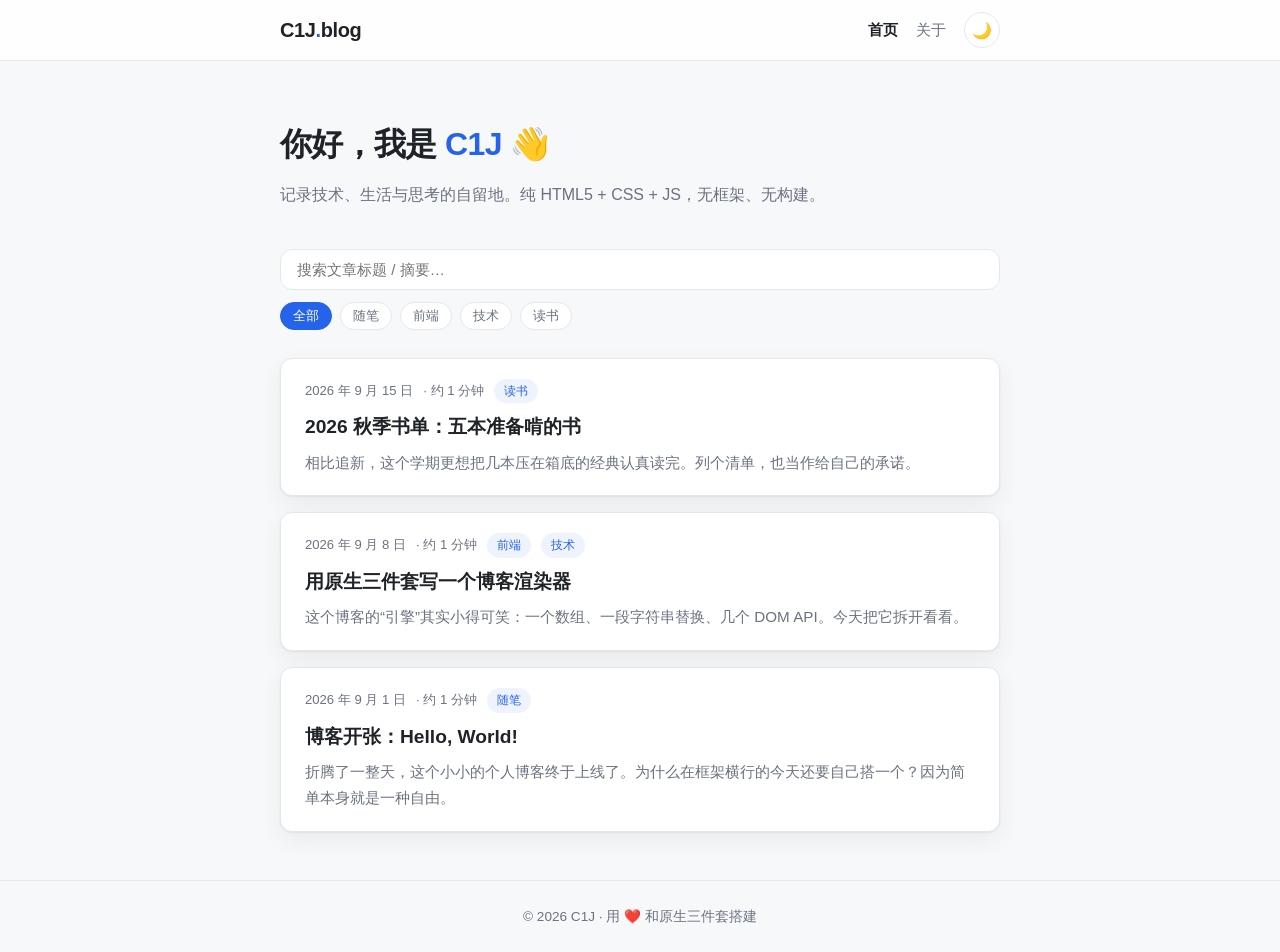
<file: index.html>
<!DOCTYPE html>
<html lang="zh-CN">
<head>
  <meta charset="UTF-8">
  <meta name="viewport" content="width=device-width, initial-scale=1.0">
  <meta name="description" content="一个用纯 HTML5 + CSS + JavaScript 构建的极简个人博客">
  <title>我的博客 · 首页</title>
  <link rel="stylesheet" href="css/style.css">
</head>
<body>
  <header class="site-header">
    <nav class="nav container">
      <a class="logo" href="index.html">C1J<span class="logo-dot">.</span>blog</a>
      <div class="nav-right">
        <a href="index.html" class="nav-link active">首页</a>
        <a href="about.html" class="nav-link">关于</a>
        <button id="theme-toggle" class="theme-toggle" type="button" aria-label="切换深色/浅色主题">🌙</button>
      </div>
    </nav>
  </header>

  <main class="container">
    <section class="hero">
      <h1>你好，我是 <span class="accent">C1J</span> 👋</h1>
      <p class="hero-sub">记录技术、生活与思考的自留地。纯 HTML5 + CSS + JS，无框架、无构建。</p>
    </section>

    <section class="toolbar">
      <input id="search" class="search-input" type="search" placeholder="搜索文章标题 / 摘要…" aria-label="搜索文章">
      <div id="tag-filters" class="tag-filters" role="group" aria-label="标签筛选"></div>
    </section>

    <section>
      <ul id="post-list" class="post-list"></ul>
      <p id="empty-tip" class="empty-tip" hidden>没有找到匹配的文章 🤔</p>
    </section>
  </main>

  <footer class="site-footer">
    <div class="container">
      <p>© 2026 C1J · 用 ❤️ 和原生三件套搭建</p>
    </div>
  </footer>

  <script src="js/posts.js"></script>
  <script src="js/common.js"></script>
  <script src="js/home.js"></script>
</body>
</html>
</file>
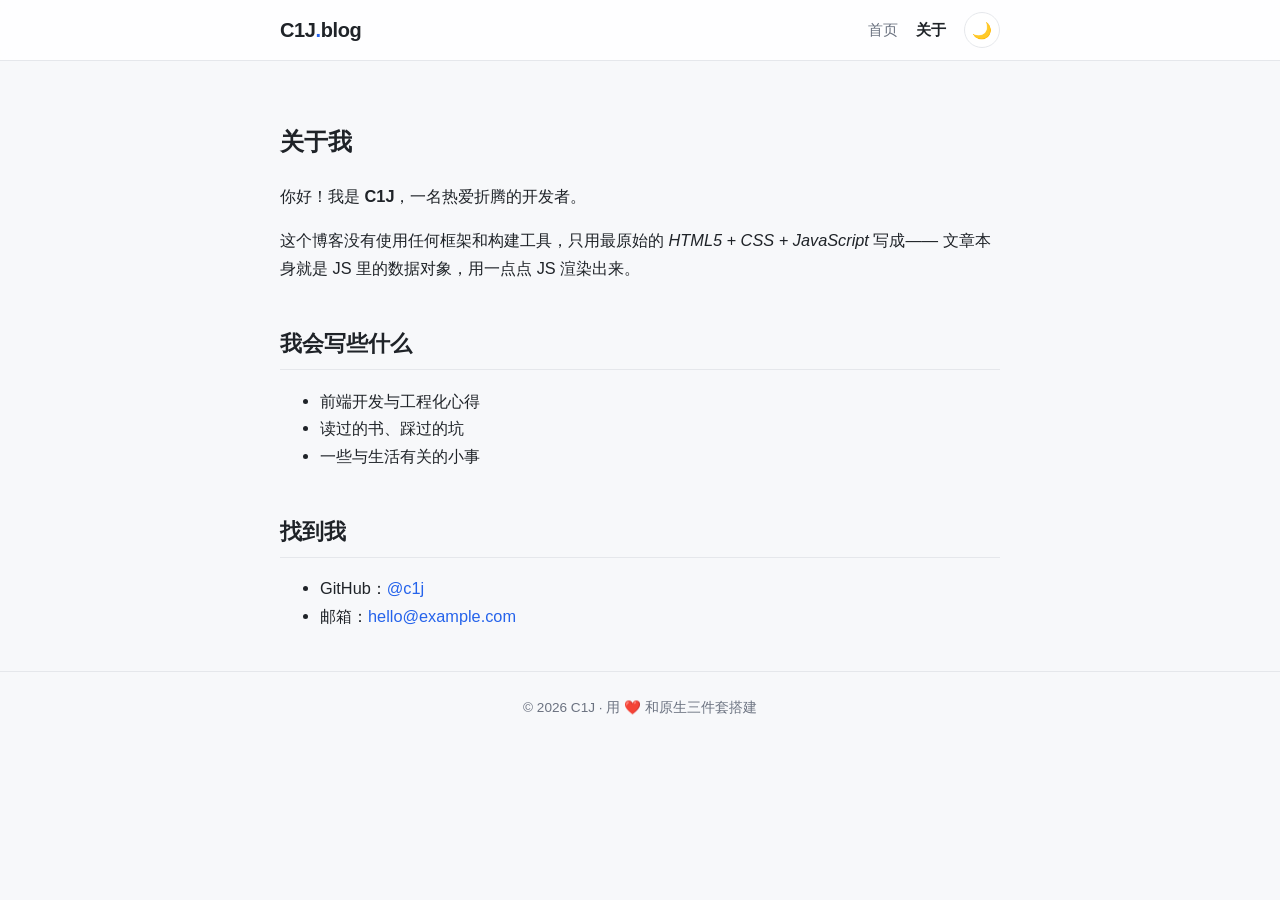
<file: about.html>
<!DOCTYPE html>
<html lang="zh-CN">
<head>
  <meta charset="UTF-8">
  <meta name="viewport" content="width=device-width, initial-scale=1.0">
  <title>关于我 · 我的博客</title>
  <link rel="stylesheet" href="css/style.css">
</head>
<body>
  <header class="site-header">
    <nav class="nav container">
      <a class="logo" href="index.html">C1J<span class="logo-dot">.</span>blog</a>
      <div class="nav-right">
        <a href="index.html" class="nav-link">首页</a>
        <a href="about.html" class="nav-link active">关于</a>
        <button id="theme-toggle" class="theme-toggle" type="button" aria-label="切换深色/浅色主题">🌙</button>
      </div>
    </nav>
  </header>

  <main class="container article-container">
    <article class="post-content">
      <h1>关于我</h1>
      <p>你好！我是 <strong>C1J</strong>，一名热爱折腾的开发者。</p>
      <p>这个博客没有使用任何框架和构建工具，只用最原始的 <em>HTML5 + CSS + JavaScript</em> 写成——
         文章本身就是 JS 里的数据对象，用一点点 JS 渲染出来。</p>

      <h2>我会写些什么</h2>
      <ul>
        <li>前端开发与工程化心得</li>
        <li>读过的书、踩过的坑</li>
        <li>一些与生活有关的小事</li>
      </ul>

      <h2>找到我</h2>
      <ul>
        <li>GitHub：<a href="https://github.com/" target="_blank" rel="noopener">@c1j</a></li>
        <li>邮箱：<a href="mailto:hello@example.com">hello@example.com</a></li>
      </ul>
    </article>
  </main>

  <footer class="site-footer">
    <div class="container">
      <p>© 2026 C1J · 用 ❤️ 和原生三件套搭建</p>
    </div>
  </footer>

  <script src="js/common.js"></script>
</body>
</html>
</file>
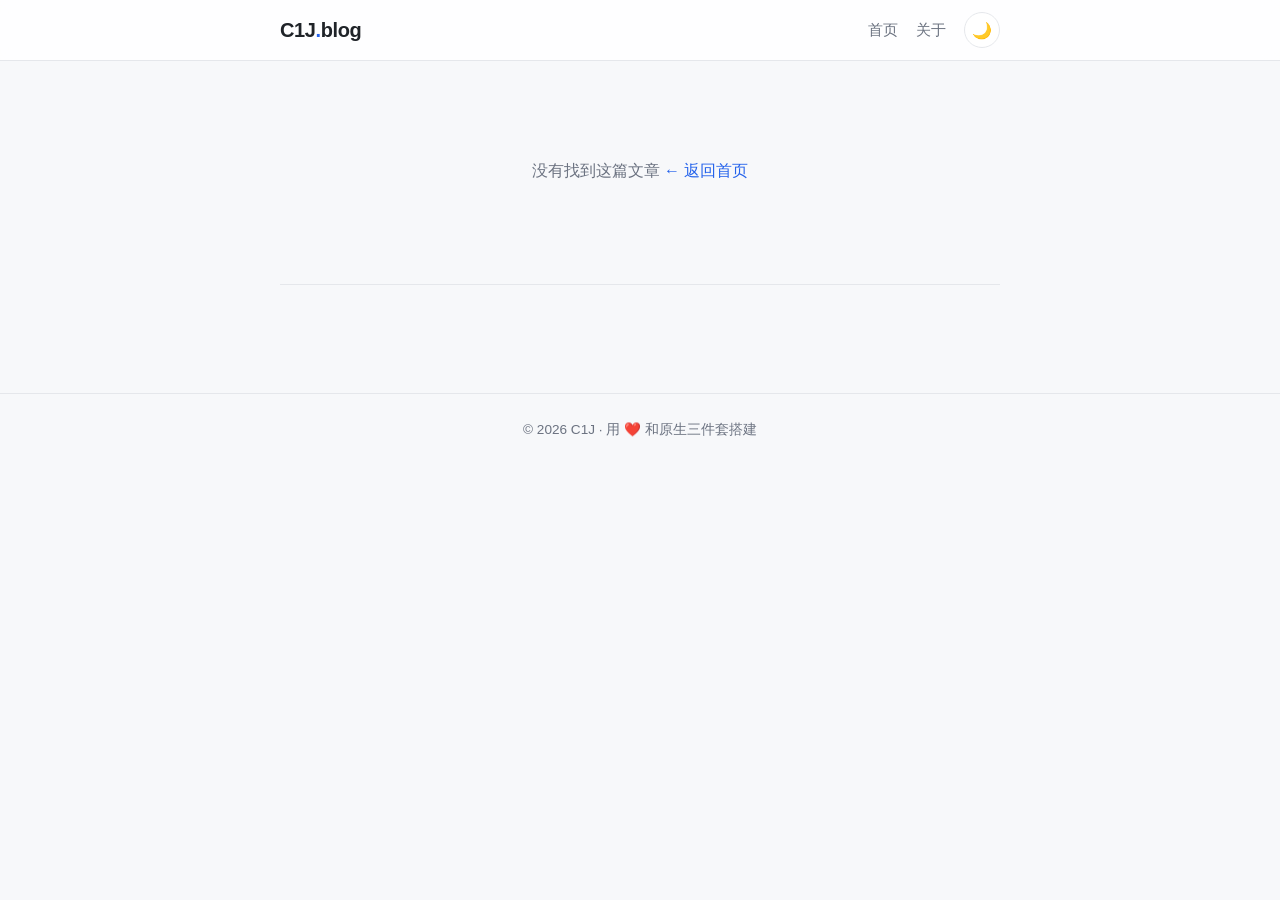
<file: post.html>
<!DOCTYPE html>
<html lang="zh-CN">
<head>
  <meta charset="UTF-8">
  <meta name="viewport" content="width=device-width, initial-scale=1.0">
  <title>文章详情 · 我的博客</title>
  <link rel="stylesheet" href="css/style.css">
</head>
<body>
  <header class="site-header">
    <nav class="nav container">
      <a class="logo" href="index.html">C1J<span class="logo-dot">.</span>blog</a>
      <div class="nav-right">
        <a href="index.html" class="nav-link">首页</a>
        <a href="about.html" class="nav-link">关于</a>
        <button id="theme-toggle" class="theme-toggle" type="button" aria-label="切换深色/浅色主题">🌙</button>
      </div>
    </nav>
  </header>

  <main class="container article-container">
    <article id="article">
      <p class="empty-tip">加载中…</p>
    </article>
    <nav class="post-nav" id="post-nav"></nav>
  </main>

  <footer class="site-footer">
    <div class="container">
      <p>© 2026 C1J · 用 ❤️ 和原生三件套搭建</p>
    </div>
  </footer>

  <script src="js/posts.js"></script>
  <script src="js/common.js"></script>
  <script src="js/post.js"></script>
</body>
</html>
</file>
<file: css/style.css>
/* ========== 主题变量 ========== */
:root {
  --bg: #f7f8fa;
  --surface: #ffffff;
  --text: #1f2328;
  --text-muted: #6b7280;
  --accent: #2563eb;
  --accent-soft: rgba(37, 99, 235, 0.08);
  --border: #e5e7eb;
  --code-bg: #f3f4f6;
  --shadow: 0 1px 2px rgba(0, 0, 0, 0.05), 0 8px 24px rgba(0, 0, 0, 0.06);
  --radius: 12px;
}

[data-theme="dark"] {
  --bg: #0f1115;
  --surface: #171a21;
  --text: #e6e8ec;
  --text-muted: #9aa3af;
  --accent: #60a5fa;
  --accent-soft: rgba(96, 165, 250, 0.12);
  --border: #262b36;
  --code-bg: #1f242e;
  --shadow: 0 1px 2px rgba(0, 0, 0, 0.4), 0 8px 24px rgba(0, 0, 0, 0.35);
}

/* ========== 基础 ========== */
* { box-sizing: border-box; }

html { scroll-behavior: smooth; }

body {
  margin: 0;
  font-family: -apple-system, BlinkMacSystemFont, "Segoe UI", "PingFang SC",
    "Hiragino Sans GB", "Microsoft YaHei", sans-serif;
  background: var(--bg);
  color: var(--text);
  line-height: 1.7;
  transition: background 0.3s, color 0.3s;
}

.container {
  max-width: 760px;
  margin: 0 auto;
  padding: 0 20px;
}

a { color: var(--accent); text-decoration: none; }
a:hover { text-decoration: underline; }

/* ========== 顶栏 ========== */
.site-header {
  position: sticky;
  top: 0;
  z-index: 10;
  background: color-mix(in srgb, var(--surface) 85%, transparent);
  backdrop-filter: blur(8px);
  border-bottom: 1px solid var(--border);
}

.nav {
  display: flex;
  align-items: center;
  justify-content: space-between;
  height: 60px;
}

.logo {
  font-size: 1.25rem;
  font-weight: 700;
  color: var(--text);
  letter-spacing: -0.02em;
}
.logo:hover { text-decoration: none; }
.logo-dot { color: var(--accent); }

.nav-right {
  display: flex;
  align-items: center;
  gap: 18px;
}

.nav-link {
  color: var(--text-muted);
  font-size: 0.95rem;
}
.nav-link:hover, .nav-link.active { color: var(--text); text-decoration: none; }
.nav-link.active { font-weight: 600; }

.theme-toggle {
  border: 1px solid var(--border);
  background: var(--surface);
  border-radius: 50%;
  width: 36px;
  height: 36px;
  font-size: 1rem;
  cursor: pointer;
  transition: transform 0.2s;
}
.theme-toggle:hover { transform: rotate(20deg) scale(1.08); }

/* ========== 首页 Hero ========== */
.hero { padding: 56px 0 28px; }
.hero h1 { font-size: 2rem; margin: 0 0 10px; letter-spacing: -0.02em; }
.hero-sub { color: var(--text-muted); margin: 0; }
.accent { color: var(--accent); }

/* ========== 搜索 / 标签工具栏 ========== */
.toolbar {
  display: flex;
  flex-direction: column;
  gap: 12px;
  margin: 12px 0 28px;
}

.search-input {
  width: 100%;
  padding: 11px 16px;
  font-size: 0.95rem;
  color: var(--text);
  background: var(--surface);
  border: 1px solid var(--border);
  border-radius: var(--radius);
  outline: none;
  transition: border-color 0.2s, box-shadow 0.2s;
}
.search-input:focus {
  border-color: var(--accent);
  box-shadow: 0 0 0 3px var(--accent-soft);
}

.tag-filters { display: flex; flex-wrap: wrap; gap: 8px; }

.tag-btn {
  border: 1px solid var(--border);
  background: var(--surface);
  color: var(--text-muted);
  font-size: 0.82rem;
  padding: 4px 12px;
  border-radius: 999px;
  cursor: pointer;
  transition: all 0.2s;
}
.tag-btn:hover { color: var(--text); border-color: var(--accent); }
.tag-btn.active {
  background: var(--accent);
  border-color: var(--accent);
  color: #fff;
}

/* ========== 文章列表 ========== */
.post-list {
  list-style: none;
  margin: 0;
  padding: 0 0 48px;
  display: grid;
  gap: 16px;
}

.post-card {
  background: var(--surface);
  border: 1px solid var(--border);
  border-radius: var(--radius);
  padding: 20px 24px;
  box-shadow: var(--shadow);
  transition: transform 0.2s, border-color 0.2s;
}
.post-card:hover { transform: translateY(-2px); border-color: var(--accent); }

.post-card h2 { margin: 0 0 6px; font-size: 1.2rem; }
.post-card h2 a { color: var(--text); }
.post-card h2 a:hover { color: var(--accent); text-decoration: none; }

.post-meta {
  display: flex;
  align-items: center;
  gap: 10px;
  color: var(--text-muted);
  font-size: 0.82rem;
  margin-bottom: 8px;
}

.post-excerpt { margin: 0; color: var(--text-muted); font-size: 0.95rem; }

.tag {
  display: inline-block;
  background: var(--accent-soft);
  color: var(--accent);
  font-size: 0.75rem;
  padding: 2px 10px;
  border-radius: 999px;
}

.empty-tip {
  text-align: center;
  color: var(--text-muted);
  padding: 40px 0 64px;
}

/* ========== 文章详情 ========== */
.article-container { padding: 40px 20px 24px; }

.post-header h1 {
  font-size: 1.9rem;
  line-height: 1.35;
  margin: 0 0 12px;
  letter-spacing: -0.02em;
}

.post-content { font-size: 1.02rem; }
.post-content h2 {
  margin-top: 2em;
  padding-bottom: 6px;
  border-bottom: 1px solid var(--border);
  font-size: 1.35rem;
}
.post-content h3 { margin-top: 1.6em; font-size: 1.15rem; }
.post-content img { max-width: 100%; border-radius: var(--radius); }

.post-content code {
  background: var(--code-bg);
  padding: 2px 6px;
  border-radius: 6px;
  font-size: 0.88em;
  font-family: "SF Mono", ui-monospace, Menlo, Consolas, monospace;
}

.post-content pre {
  background: var(--code-bg);
  border: 1px solid var(--border);
  border-radius: var(--radius);
  padding: 16px 20px;
  overflow-x: auto;
  line-height: 1.6;
}
.post-content pre code { background: none; padding: 0; }

.post-content blockquote {
  margin: 1.2em 0;
  padding: 2px 18px;
  border-left: 4px solid var(--accent);
  background: var(--accent-soft);
  border-radius: 0 var(--radius) var(--radius) 0;
  color: var(--text-muted);
}
.post-content blockquote p { margin: 10px 0; }

/* 上一篇 / 下一篇 */
.post-nav {
  display: flex;
  justify-content: space-between;
  gap: 16px;
  padding: 28px 0 56px;
  border-top: 1px solid var(--border);
  margin-top: 36px;
}
.post-nav a {
  max-width: 48%;
  color: var(--text);
  font-size: 0.92rem;
}
.post-nav a:hover { color: var(--accent); text-decoration: none; }
.post-nav .label { display: block; color: var(--text-muted); font-size: 0.78rem; margin-bottom: 2px; }
.post-nav .next { text-align: right; margin-left: auto; }

/* ========== 页脚 ========== */
.site-footer {
  border-top: 1px solid var(--border);
  padding: 24px 0;
  color: var(--text-muted);
  font-size: 0.85rem;
  text-align: center;
}
.site-footer p { margin: 0; }

/* ========== 响应式 ========== */
@media (max-width: 600px) {
  .hero { padding-top: 36px; }
  .hero h1 { font-size: 1.6rem; }
  .post-header h1 { font-size: 1.5rem; }
  .post-nav { flex-direction: column; }
  .post-nav a { max-width: 100%; }
  .post-nav .next { text-align: left; }
}
</file>
